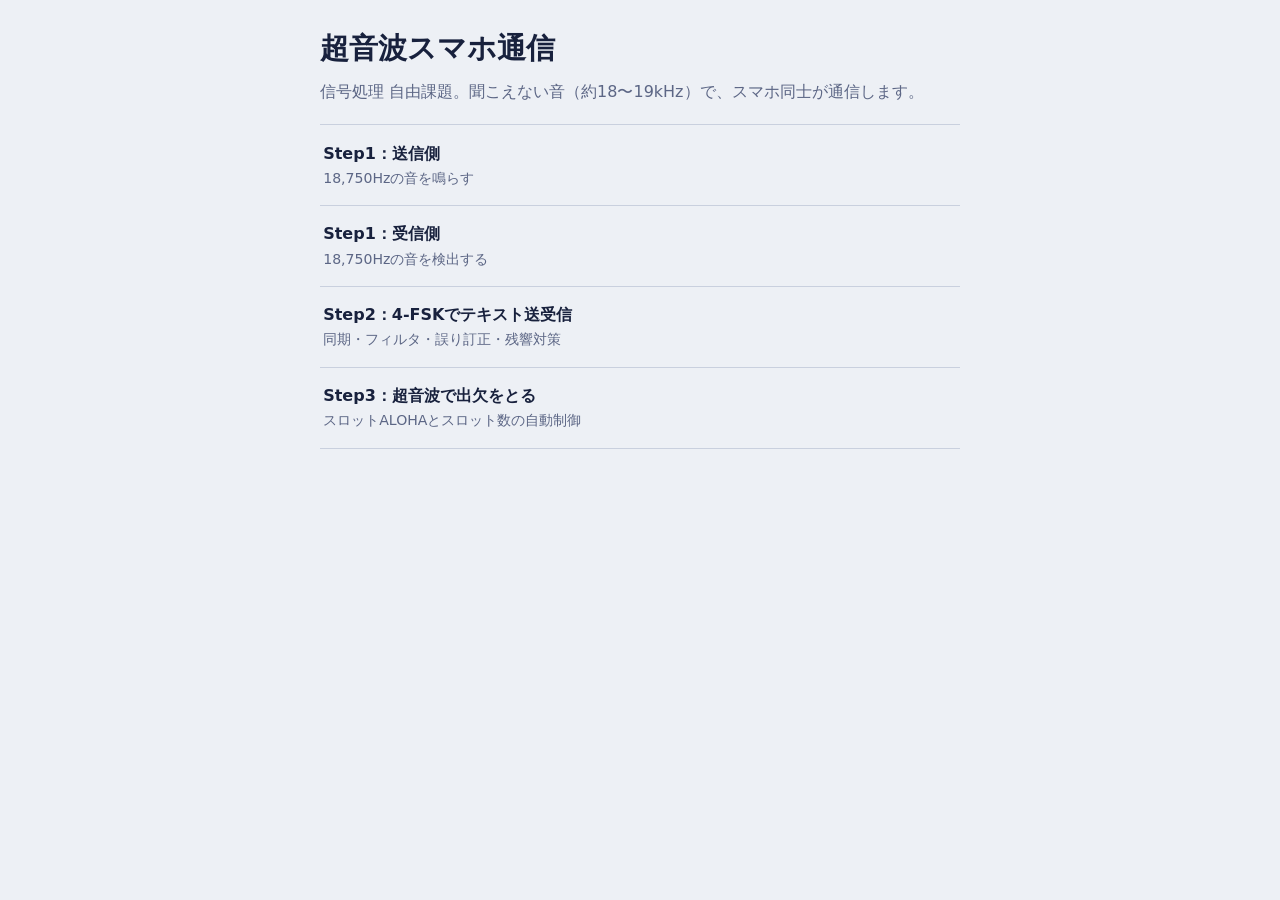
<file: index.html>
<!DOCTYPE html>
<html lang="ja">
<head>
<meta charset="utf-8">
<meta name="viewport" content="width=device-width, initial-scale=1, viewport-fit=cover">
<title>超音波スマホ通信</title>
<style>
  :root { --bg:#edf0f5; --ink:#18213d; --muted:#5c6685; --line:#c9d0de; --accent:#6a4ce0;
    box-sizing:border-box; padding-top:env(safe-area-inset-top,0px); padding-bottom:env(safe-area-inset-bottom,0px); }
  @media (prefers-color-scheme: dark) { :root { --bg:#10152a; --ink:#e4e8f4; --muted:#95a0bf; --line:#2a3352; --accent:#9c86ff; } }
  body { margin:0; background:var(--bg); color:var(--ink); line-height:1.7;
    font-family:"Hiragino Sans","Yu Gothic",system-ui,sans-serif; }
  main { max-width:40rem; margin:0 auto; padding:1.5rem 1.1rem 3rem; }
  h1 { font-size:1.8rem; margin:0 0 .3rem; }
  p { color:var(--muted); margin:0 0 1.2rem; }
  ul { list-style:none; padding:0; margin:0; }
  li { border-top:1px solid var(--line); }
  li:last-child { border-bottom:1px solid var(--line); }
  a { display:block; padding:.9rem .2rem; color:var(--ink); text-decoration:none; font-weight:700; }
  a span { display:block; font-weight:400; font-size:.88rem; color:var(--muted); }
  a:hover, a:focus-visible { color:var(--accent); }
</style>
</head>
<body>
<main>
  <h1>超音波スマホ通信</h1>
  <p>信号処理 自由課題。聞こえない音（約18〜19kHz）で、スマホ同士が通信します。</p>
  <ul>
    <li><a href="sender.html">Step1：送信側<span>18,750Hzの音を鳴らす</span></a></li>
    <li><a href="receiver.html">Step1：受信側<span>18,750Hzの音を検出する</span></a></li>
    <li><a href="step2.html">Step2：4-FSKでテキスト送受信<span>同期・フィルタ・誤り訂正・残響対策</span></a></li>
    <li><a href="step3.html">Step3：超音波で出欠をとる<span>スロットALOHAとスロット数の自動制御</span></a></li>
  </ul>
</main>
</body>
</html>
</file>
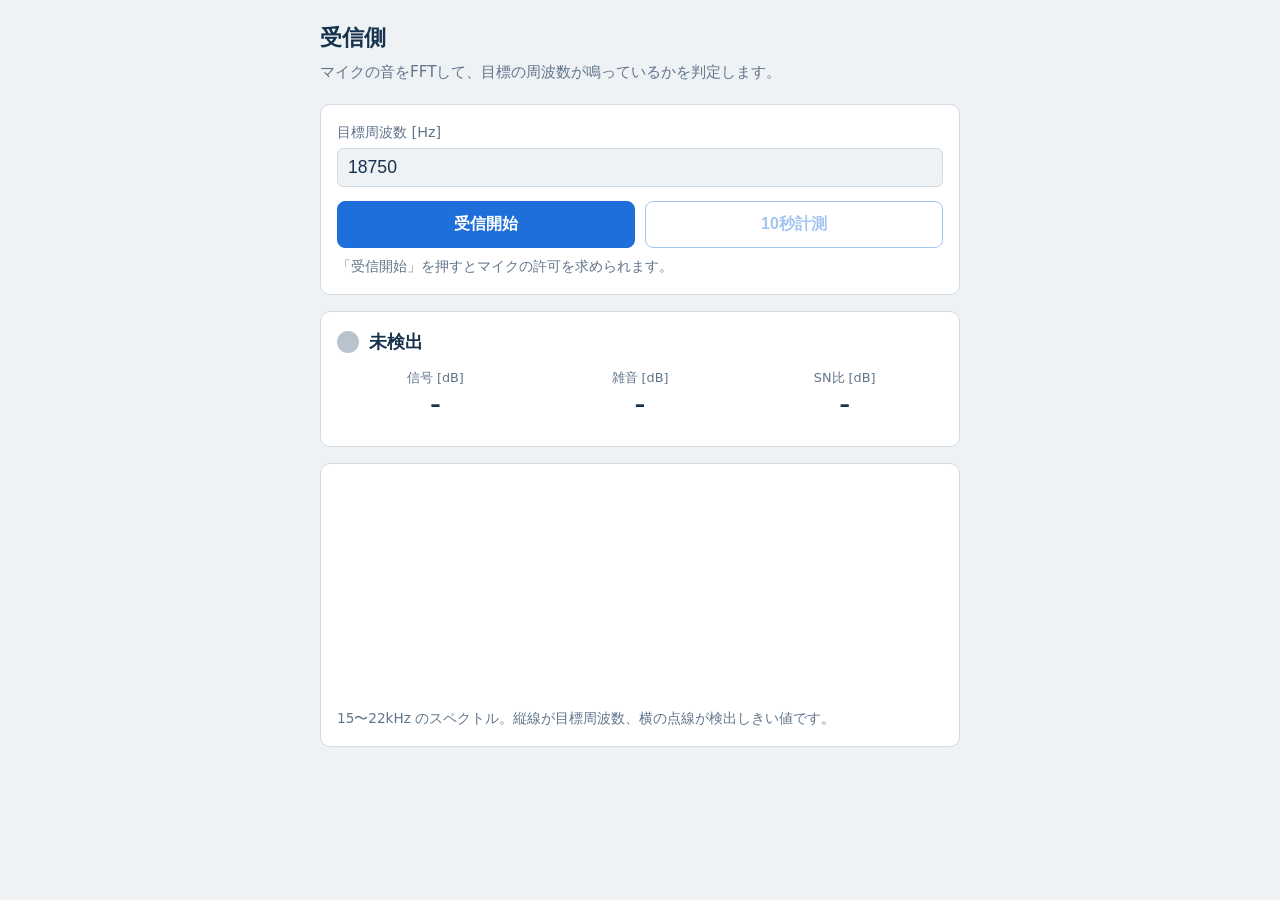
<file: receiver.html>
<!DOCTYPE html>
<html lang="ja">
<head>
  <meta charset="UTF-8">
  <meta name="viewport" content="width=device-width, initial-scale=1">
  <title>受信側｜超音波スマホ通信</title>
  <link rel="stylesheet" href="css/style.css">
</head>
<body>
  <main>
    <h1>受信側</h1>
    <p class="lead">マイクの音をFFTして、目標の周波数が鳴っているかを判定します。</p>

    <section>
      <label for="freq">目標周波数 [Hz]</label>
      <input id="freq" type="number" min="15000" max="22000" step="250">
      <div class="buttons">
        <button id="startBtn">受信開始</button>
        <button id="measureBtn" class="secondary" disabled>10秒計測</button>
      </div>
      <p class="note" id="info">「受信開始」を押すとマイクの許可を求められます。</p>
    </section>

    <section>
      <div class="lamp" id="lamp"><span></span><p class="status" id="lampText">未検出</p></div>
      <dl class="readout">
        <div><dt>信号 [dB]</dt><dd id="sig">–</dd></div>
        <div><dt>雑音 [dB]</dt><dd id="noise">–</dd></div>
        <div><dt>SN比 [dB]</dt><dd id="snr">–</dd></div>
      </dl>
      <p class="note" id="measureResult"></p>
    </section>

    <section>
      <canvas id="spectrum"></canvas>
      <p class="note">15〜22kHz のスペクトル。縦線が目標周波数、横の点線が検出しきい値です。</p>
    </section>
  </main>

  <script src="js/common.js"></script>
  <script>
    const freqInput  = document.getElementById('freq');
    const startBtn   = document.getElementById('startBtn');
    const measureBtn = document.getElementById('measureBtn');
    const infoEl     = document.getElementById('info');
    const lampEl     = document.getElementById('lamp');
    const lampText   = document.getElementById('lampText');
    const sigEl      = document.getElementById('sig');
    const noiseEl    = document.getElementById('noise');
    const snrEl      = document.getElementById('snr');
    const resultEl   = document.getElementById('measureResult');
    const canvas     = document.getElementById('spectrum');
    const g          = canvas.getContext('2d');

    freqInput.value = CONFIG.TONE_FREQ;

    let ctx = null;       // AudioContext
    let analyser = null;  // AnalyserNode（FFTをしてくれる）
    let spec = null;      // 各ビンの強さ [dB] を入れる配列
    let measuring = null; // 10秒計測中の合計値

    async function startReceive() {
      try {
        // 音声通話向けの自動処理は超音波を消してしまうので、すべて切る
        const stream = await navigator.mediaDevices.getUserMedia({
          audio: { echoCancellation: false, noiseSuppression: false, autoGainControl: false }
        });
        ctx = new AudioContext();
        await ctx.resume();

        const source = ctx.createMediaStreamSource(stream);
        analyser = ctx.createAnalyser();
        analyser.fftSize = CONFIG.FFT_SIZE;      // N = 2048
        analyser.smoothingTimeConstant = 0;      // 平滑化なし（生の値を見る）
        source.connect(analyser);                // マイク → FFT

        spec = new Float32Array(analyser.frequencyBinCount); // N/2 個のビン
        const df = ctx.sampleRate / CONFIG.FFT_SIZE;
        infoEl.textContent = `fs = ${ctx.sampleRate} Hz、N = ${CONFIG.FFT_SIZE}、Δf = ${df.toFixed(4)} Hz`;
        startBtn.disabled = true;
        measureBtn.disabled = false;
        requestAnimationFrame(loop);
      } catch (err) {
        infoEl.textContent = `マイクを開けませんでした（${err.name}）。HTTPS か localhost で開いているか、マイクの許可を確認してください。`;
      }
    }

    // 画面更新のたびに呼ばれる：FFT → 信号・雑音・SN比 → 判定 → 描画
    function loop() {
      analyser.getFloatFrequencyData(spec);
      const df = ctx.sampleRate / CONFIG.FFT_SIZE;
      const db = i => (isFinite(spec[i]) ? spec[i] : -160); // 無音だと -Infinity になるため

      // 目標ビン k（fs が 44.1kHz の端末もあるので毎回計算する）
      const k = Math.round(Number(freqInput.value) / df);

      // 信号：k-1〜k+1 の最大値
      let signal = -Infinity;
      for (let i = k - 1; i <= k + 1; i++) signal = Math.max(signal, db(i));

      // 雑音：16〜21kHz のうち k±3 を除いた平均
      const lo = Math.round(CONFIG.NOISE_LOW / df);
      const hi = Math.min(Math.round(CONFIG.NOISE_HIGH / df), spec.length - 1);
      let sum = 0, count = 0;
      for (let i = lo; i <= hi; i++) {
        if (Math.abs(i - k) <= CONFIG.NOISE_EXCLUDE) continue;
        sum += db(i);
        count++;
      }
      const noise = sum / count;
      const snr = signal - noise;
      const detected = snr >= CONFIG.THRESHOLD_DB;

      sigEl.textContent = signal.toFixed(1);
      noiseEl.textContent = noise.toFixed(1);
      snrEl.textContent = snr.toFixed(1);
      lampEl.classList.toggle('on', detected);
      lampText.textContent = detected ? '検出' : '未検出';

      if (measuring) accumulate(signal, noise, snr, detected);
      draw(df, k, noise);
      requestAnimationFrame(loop);
    }

    // 10秒計測：実験の表に書く平均値をとる
    function startMeasure() {
      measuring = { start: performance.now(), n: 0, sig: 0, noise: 0, snr: 0, hit: 0 };
      measureBtn.disabled = true;
      resultEl.textContent = '計測中…';
    }
    function accumulate(signal, noise, snr, detected) {
      const m = measuring;
      m.n++; m.sig += signal; m.noise += noise; m.snr += snr; if (detected) m.hit++;
      if (performance.now() - m.start >= CONFIG.MEASURE_SEC * 1000) {
        resultEl.textContent =
          `${CONFIG.MEASURE_SEC}秒平均：信号 ${(m.sig / m.n).toFixed(1)} dB、` +
          `雑音 ${(m.noise / m.n).toFixed(1)} dB、SN比 ${(m.snr / m.n).toFixed(1)} dB、` +
          `検出率 ${(100 * m.hit / m.n).toFixed(0)}%（${m.n}回）`;
        measuring = null;
        measureBtn.disabled = false;
      }
    }

    // スペクトルの描画（15〜22kHz、-140〜-20dB）
    function draw(df, k, noise) {
      const w = canvas.clientWidth, h = canvas.clientHeight, r = devicePixelRatio || 1;
      if (canvas.width !== w * r) { canvas.width = w * r; canvas.height = h * r; }
      g.setTransform(r, 0, 0, r, 0, 0);
      const css = getComputedStyle(document.documentElement);
      const F0 = 15000, F1 = 22000, D0 = -140, D1 = -20;
      const x = f => (f - F0) / (F1 - F0) * w;
      const y = d => h - (Math.max(D0, Math.min(D1, d)) - D0) / (D1 - D0) * h;

      g.clearRect(0, 0, w, h);
      // 目盛り（1kHzごと）
      g.strokeStyle = css.getPropertyValue('--line');
      g.fillStyle = css.getPropertyValue('--muted');
      g.font = '11px sans-serif';
      g.lineWidth = 1;
      for (let f = F0; f <= F1; f += 1000) {
        g.beginPath(); g.moveTo(x(f), 0); g.lineTo(x(f), h); g.stroke();
        g.fillText(`${f / 1000}k`, x(f) + 2, h - 4);
      }
      // しきい値（雑音 + THRESHOLD_DB）
      g.setLineDash([4, 4]);
      g.strokeStyle = css.getPropertyValue('--muted');
      g.beginPath(); g.moveTo(0, y(noise + CONFIG.THRESHOLD_DB)); g.lineTo(w, y(noise + CONFIG.THRESHOLD_DB)); g.stroke();
      g.setLineDash([]);
      // 目標周波数
      g.strokeStyle = css.getPropertyValue('--ok');
      g.beginPath(); g.moveTo(x(k * df), 0); g.lineTo(x(k * df), h); g.stroke();
      // スペクトル
      g.strokeStyle = css.getPropertyValue('--signal');
      g.lineWidth = 1.5;
      g.beginPath();
      const i0 = Math.floor(F0 / df), i1 = Math.min(Math.ceil(F1 / df), spec.length - 1);
      for (let i = i0; i <= i1; i++) {
        const d = isFinite(spec[i]) ? spec[i] : -160;
        i === i0 ? g.moveTo(x(i * df), y(d)) : g.lineTo(x(i * df), y(d));
      }
      g.stroke();
    }

    startBtn.addEventListener('click', startReceive);
    measureBtn.addEventListener('click', startMeasure);
  </script>
</body>
</html>
</file>
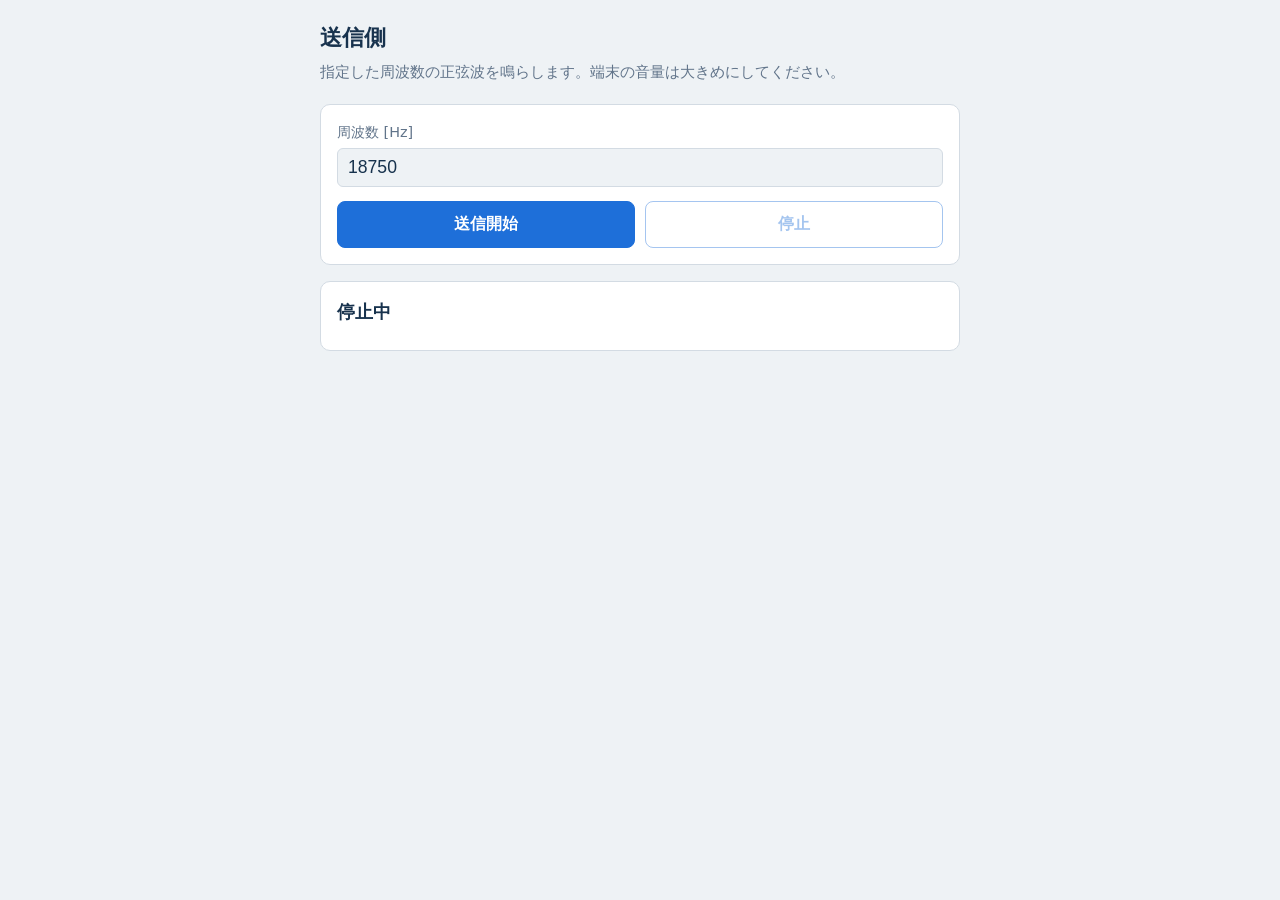
<file: sender.html>
<!DOCTYPE html>
<html lang="ja">
<head>
  <meta charset="UTF-8">
  <meta name="viewport" content="width=device-width, initial-scale=1">
  <title>送信側｜超音波スマホ通信</title>
  <link rel="stylesheet" href="css/style.css">
</head>
<body>
  <main>
    <h1>送信側</h1>
    <p class="lead">指定した周波数の正弦波を鳴らします。端末の音量は大きめにしてください。</p>

    <section>
      <label for="freq">周波数 [Hz]</label>
      <input id="freq" type="number" min="15000" max="22000" step="250">
      <div class="buttons">
        <button id="startBtn">送信開始</button>
        <button id="stopBtn" class="secondary" disabled>停止</button>
      </div>
    </section>

    <section>
      <p class="status" id="status">停止中</p>
      <p class="note" id="info"></p>
    </section>
  </main>

  <script src="js/common.js"></script>
  <script>
    const freqInput = document.getElementById('freq');
    const startBtn  = document.getElementById('startBtn');
    const stopBtn   = document.getElementById('stopBtn');
    const statusEl  = document.getElementById('status');
    const infoEl    = document.getElementById('info');

    freqInput.value = CONFIG.TONE_FREQ;

    let ctx  = null;  // AudioContext（音の処理全体）
    let osc  = null;  // OscillatorNode（正弦波を作る）
    let gain = null;  // GainNode（音量＝振幅を変える）

    async function startTone() {
      if (osc) return;
      // ブラウザはユーザー操作なしで音を出せないので、ボタンを押したときに作る
      if (!ctx) ctx = new AudioContext();
      await ctx.resume();

      const f = Number(freqInput.value);
      osc = ctx.createOscillator();
      osc.type = 'sine';
      osc.frequency.value = f;

      gain = ctx.createGain();
      osc.connect(gain).connect(ctx.destination);  // 発振器 → 音量 → スピーカー

      // 10msかけて 0 → GAIN へ上げる（急に始めると「プチッ」と聞こえる）
      const t = ctx.currentTime;
      gain.gain.setValueAtTime(0, t);
      gain.gain.linearRampToValueAtTime(CONFIG.GAIN, t + CONFIG.FADE_SEC);
      osc.start(t);

      statusEl.textContent = `送信中：${f.toLocaleString()} Hz`;
      infoEl.textContent = `サンプリング周波数 fs = ${ctx.sampleRate} Hz`;
      startBtn.disabled = true;
      stopBtn.disabled = false;
      freqInput.disabled = true;
    }

    function stopTone() {
      if (!osc) return;
      const t = ctx.currentTime;
      // 10msかけて 0 へ下げてから止める
      gain.gain.cancelScheduledValues(t);
      gain.gain.setValueAtTime(gain.gain.value, t);
      gain.gain.linearRampToValueAtTime(0, t + CONFIG.FADE_SEC);
      osc.stop(t + CONFIG.FADE_SEC + 0.01);

      osc = null;
      gain = null;
      statusEl.textContent = '停止中';
      startBtn.disabled = false;
      stopBtn.disabled = true;
      freqInput.disabled = false;
    }

    startBtn.addEventListener('click', startTone);
    stopBtn.addEventListener('click', stopTone);
  </script>
</body>
</html>
</file>
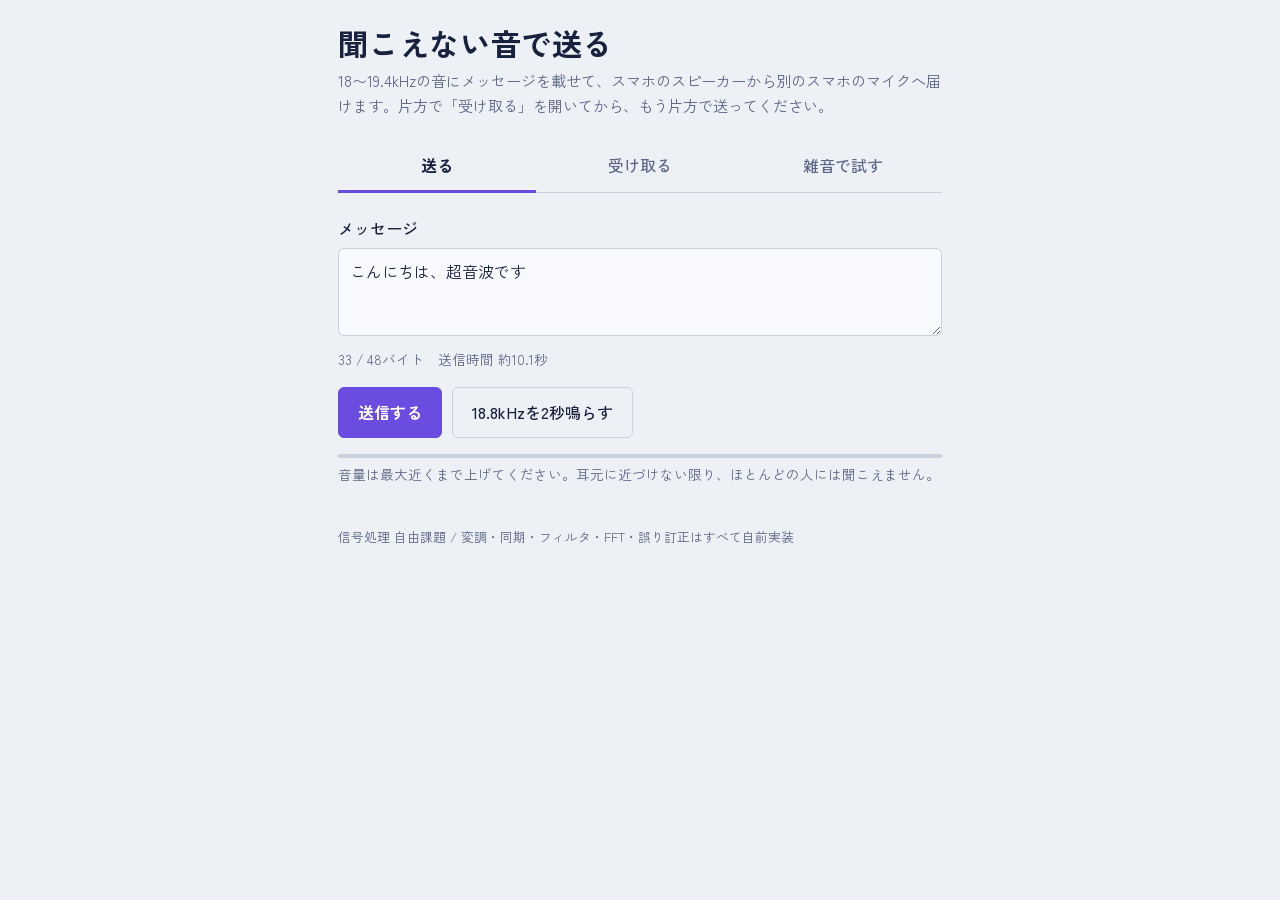
<file: step2.html>
<!DOCTYPE html>
<html lang="ja">
<head>
<meta charset="utf-8">
<meta name="viewport" content="width=device-width, initial-scale=1, viewport-fit=cover">
<title>聞こえない音で送る — 超音波4-FSK通信</title>
<link rel="preconnect" href="https://fonts.googleapis.com">
<link rel="preconnect" href="https://fonts.gstatic.com" crossorigin>
<link href="https://fonts.googleapis.com/css2?family=Zen+Kaku+Gothic+New:wght@400;500;700&display=swap" rel="stylesheet">
<style>
  :root {
    --bg: #edf0f5; --surface: #f8f9fc; --ink: #18213d; --muted: #5c6685;
    --line: #c9d0de; --accent: #6a4ce0; --accent-ink: #ffffff;
    --ok: #1f8a5b; --ng: #c23b4a;
    --spec-lo: #18213d; --spec-mid: #6a4ce0; --spec-hi: #f2eeff;
    box-sizing: border-box;
    padding-top: env(safe-area-inset-top, 0px);
    padding-bottom: env(safe-area-inset-bottom, 0px);
  }
  @media (prefers-color-scheme: dark) {
    :root:not([data-theme="light"]) {
      --bg: #10152a; --surface: #171d36; --ink: #e4e8f4; --muted: #95a0bf;
      --line: #2a3352; --accent: #9c86ff; --accent-ink: #10152a;
      --ok: #4cc28c; --ng: #ff7d8a;
      --spec-lo: #0a0e1e; --spec-mid: #7b62ff; --spec-hi: #f2eeff;
    }
  }
  *, *::before, *::after { box-sizing: inherit; }
  body {
    margin: 0; background: var(--bg); color: var(--ink);
    font-family: "Zen Kaku Gothic New", "Hiragino Sans", "Yu Gothic", system-ui, sans-serif;
    font-size: 16px; line-height: 1.7;
    font-variant-numeric: tabular-nums;
  }
  main { max-width: 40rem; margin: 0 auto; padding: 1.5rem 1.1rem 3rem; }
  h1 { font-size: 1.9rem; line-height: 1.25; margin: 0 0 .35rem; font-weight: 700; letter-spacing: .02em; }
  .lede { margin: 0 0 1.4rem; color: var(--muted); font-size: .95rem; }

  .tabs { display: flex; gap: .3rem; border-bottom: 1px solid var(--line); margin-bottom: 1.4rem; }
  .tabs button {
    flex: 1; background: none; border: none; color: var(--muted); font: inherit; font-weight: 500;
    padding: .65rem .2rem; border-bottom: 3px solid transparent; margin-bottom: -1px; cursor: pointer;
  }
  .tabs button[aria-selected="true"] { color: var(--ink); border-bottom-color: var(--accent); font-weight: 700; }
  section[hidden] { display: none; }

  label { display: block; font-weight: 500; margin-bottom: .35rem; }
  textarea, input[type="text"] {
    width: 100%; font: inherit; color: var(--ink); background: var(--surface);
    border: 1px solid var(--line); border-radius: 6px; padding: .6rem .7rem;
  }
  textarea { min-height: 5.5rem; resize: vertical; }
  .hint { color: var(--muted); font-size: .85rem; margin: .3rem 0 0; }
  .hint.over { color: var(--ng); }

  .actions { display: flex; flex-wrap: wrap; gap: .6rem; margin: 1rem 0; }
  .btn {
    font: inherit; font-weight: 700; border-radius: 6px; padding: .7rem 1.2rem; cursor: pointer;
    background: var(--accent); color: var(--accent-ink); border: 1px solid var(--accent);
  }
  .btn.quiet { background: transparent; color: var(--ink); border-color: var(--line); font-weight: 500; }
  .btn:disabled { opacity: .45; cursor: default; }
  :focus-visible { outline: 3px solid var(--accent); outline-offset: 2px; }

  .progress { height: 4px; background: var(--line); border-radius: 2px; overflow: hidden; }
  .progress > div { height: 100%; width: 0; background: var(--accent); }

  /* 受信画面の主役：スペクトログラム */
  .scope { position: relative; border-radius: 8px; overflow: hidden; background: var(--spec-lo); }
  .scope canvas { display: block; width: 100%; height: 220px; }
  .scope .mark {
    position: absolute; right: 0; left: 0; height: 0;
    border-top: 1px dashed rgba(255,255,255,.28); pointer-events: none;
  }
  .scope .mark span {
    position: absolute; right: .4rem; top: -.75rem; font-size: .7rem; color: rgba(255,255,255,.75);
  }
  .scope-caption { display: flex; justify-content: space-between; color: var(--muted); font-size: .8rem; margin-top: .3rem; }

  .status { margin: 1rem 0 .4rem; font-weight: 500; min-height: 1.7em; }
  .log { list-style: none; padding: 0; margin: 0; }
  .log li { border-top: 1px solid var(--line); padding: .8rem 0; }
  .log .msg { font-size: 1.15rem; font-weight: 700; word-break: break-all; }
  .log .meta { color: var(--muted); font-size: .82rem; }
  .ok { color: var(--ok); } .ng { color: var(--ng); }

  input[type="range"] { width: 100%; accent-color: var(--accent); }
  .table-wrap { overflow-x: auto; }
  table { border-collapse: collapse; width: 100%; font-size: .9rem; margin-top: .6rem; }
  th, td { text-align: left; padding: .4rem .5rem; border-bottom: 1px solid var(--line); }
  th { color: var(--muted); font-weight: 500; }
  .bar { height: .55rem; background: var(--accent); border-radius: 2px; }
  .result { background: var(--surface); border: 1px solid var(--line); border-radius: 6px; padding: .8rem; margin-top: .6rem; }
  footer { color: var(--muted); font-size: .8rem; margin-top: 2.5rem; }
  @media (prefers-reduced-motion: reduce) { * { transition: none !important; } }
</style>
</head>
<body>
<main>
  <h1>聞こえない音で送る</h1>
  <p class="lede">18〜19.4kHzの音にメッセージを載せて、スマホのスピーカーから別のスマホのマイクへ届けます。片方で「受け取る」を開いてから、もう片方で送ってください。</p>

  <nav class="tabs" role="tablist">
    <button role="tab" aria-selected="true" data-tab="send">送る</button>
    <button role="tab" aria-selected="false" data-tab="recv">受け取る</button>
    <button role="tab" aria-selected="false" data-tab="sim">雑音で試す</button>
  </nav>

  <section id="send">
    <label for="sendText">メッセージ</label>
    <textarea id="sendText">こんにちは、超音波です</textarea>
    <p class="hint" id="sendInfo"></p>
    <div class="actions">
      <button class="btn" id="sendBtn">送信する</button>
      <button class="btn quiet" id="toneBtn">18.8kHzを2秒鳴らす</button>
    </div>
    <div class="progress"><div id="sendBar"></div></div>
    <p class="hint">音量は最大近くまで上げてください。耳元に近づけない限り、ほとんどの人には聞こえません。</p>
  </section>

  <section id="recv" hidden>
    <div class="scope" id="scope">
      <canvas id="spec"></canvas>
    </div>
    <div class="scope-caption"><span>右端が最新</span><span>16〜20.5kHz</span></div>
    <div class="actions">
      <button class="btn" id="recvBtn">受信を始める</button>
    </div>
    <p class="status" id="recvStatus">マイクを許可すると、受信を待ちはじめます。</p>
    <ul class="log" id="recvLog"></ul>
  </section>

  <section id="sim" hidden>
    <label for="simText">メッセージ</label>
    <input type="text" id="simText" value="Hello 超音波!">
    <label for="snr" style="margin-top:1rem">SNR（全帯域）: <span id="snrVal">0</span> dB</label>
    <input type="range" id="snr" min="-25" max="20" step="1" value="0">
    <label style="margin-top:.8rem;font-weight:400"><input type="checkbox" id="echo" checked> 教室の残響と、高い音ほど弱くなる特性もまねる</label>
    <div class="actions">
      <button class="btn" id="simBtn">1回試す</button>
      <button class="btn quiet" id="sweepBtn">SNRを変えて各10回</button>
    </div>
    <div id="simOut"></div>
  </section>

  <footer>信号処理 自由課題 / 変調・同期・フィルタ・FFT・誤り訂正はすべて自前実装</footer>
</main>
<script src="js/dsp.js"></script>
<script src="js/app.js"></script>
</body>
</html>
</file>
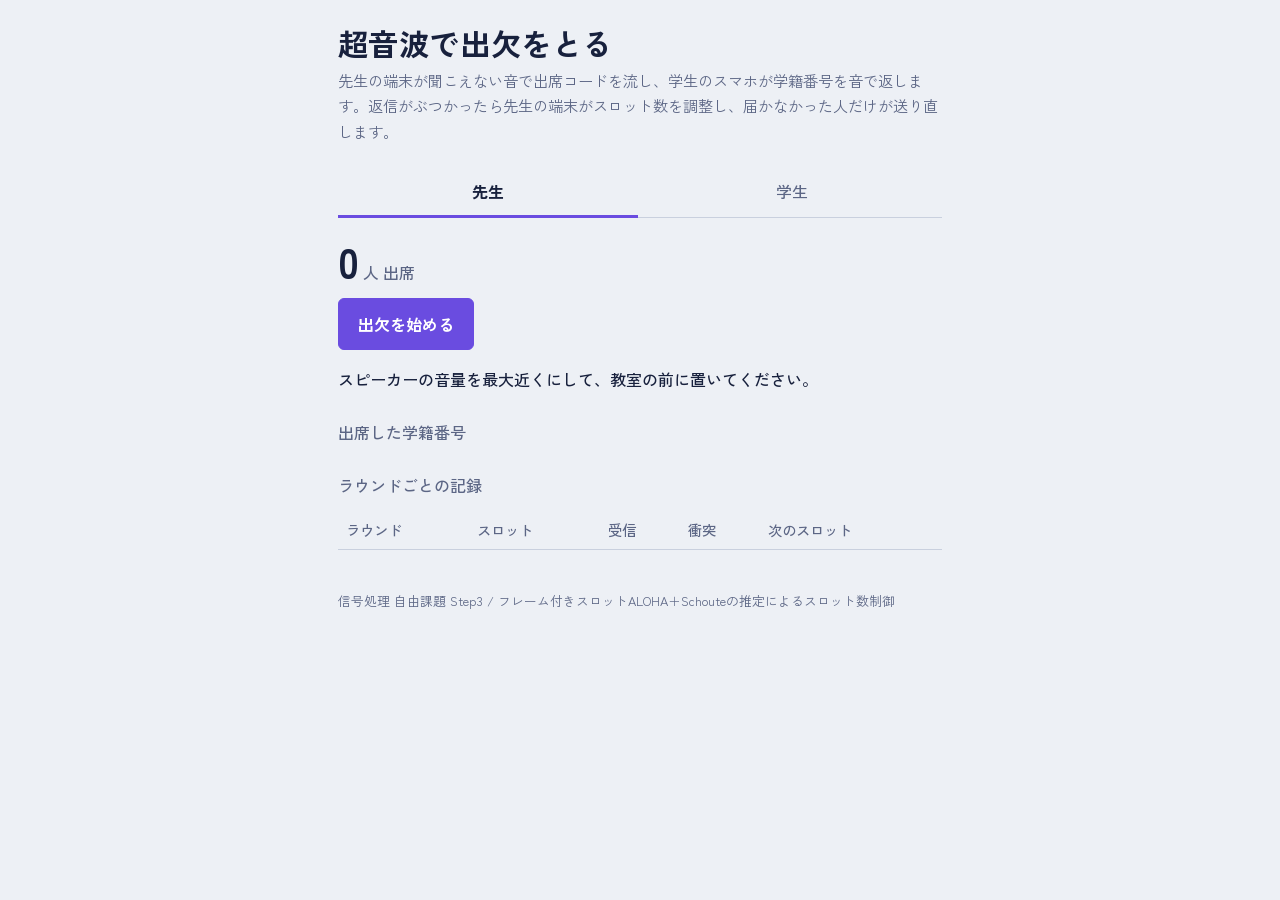
<file: step3.html>
<!DOCTYPE html>
<html lang="ja">
<head>
<meta charset="utf-8">
<meta name="viewport" content="width=device-width, initial-scale=1, viewport-fit=cover">
<title>超音波出欠 — Step3</title>
<link rel="preconnect" href="https://fonts.googleapis.com">
<link rel="preconnect" href="https://fonts.gstatic.com" crossorigin>
<link href="https://fonts.googleapis.com/css2?family=Zen+Kaku+Gothic+New:wght@400;500;700&display=swap" rel="stylesheet">
<style>
  :root {
    --bg: #edf0f5; --surface: #f8f9fc; --ink: #18213d; --muted: #5c6685;
    --line: #c9d0de; --accent: #6a4ce0; --accent-ink: #ffffff;
    --ok: #1f8a5b; --ng: #c23b4a;
    --spec-lo: #18213d; --spec-mid: #6a4ce0; --spec-hi: #f2eeff;
    box-sizing: border-box;
    padding-top: env(safe-area-inset-top, 0px);
    padding-bottom: env(safe-area-inset-bottom, 0px);
  }
  @media (prefers-color-scheme: dark) {
    :root:not([data-theme="light"]) {
      --bg: #10152a; --surface: #171d36; --ink: #e4e8f4; --muted: #95a0bf;
      --line: #2a3352; --accent: #9c86ff; --accent-ink: #10152a;
      --ok: #4cc28c; --ng: #ff7d8a;
      --spec-lo: #0a0e1e; --spec-mid: #7b62ff; --spec-hi: #f2eeff;
    }
  }
  *, *::before, *::after { box-sizing: inherit; }
  body {
    margin: 0; background: var(--bg); color: var(--ink);
    font-family: "Zen Kaku Gothic New", "Hiragino Sans", "Yu Gothic", system-ui, sans-serif;
    font-size: 16px; line-height: 1.7;
    font-variant-numeric: tabular-nums;
  }
  main { max-width: 40rem; margin: 0 auto; padding: 1.5rem 1.1rem 3rem; }
  h1 { font-size: 1.9rem; line-height: 1.25; margin: 0 0 .35rem; font-weight: 700; letter-spacing: .02em; }
  .lede { margin: 0 0 1.4rem; color: var(--muted); font-size: .95rem; }

  .tabs { display: flex; gap: .3rem; border-bottom: 1px solid var(--line); margin-bottom: 1.4rem; }
  .tabs button {
    flex: 1; background: none; border: none; color: var(--muted); font: inherit; font-weight: 500;
    padding: .65rem .2rem; border-bottom: 3px solid transparent; margin-bottom: -1px; cursor: pointer;
  }
  .tabs button[aria-selected="true"] { color: var(--ink); border-bottom-color: var(--accent); font-weight: 700; }
  section[hidden] { display: none; }

  label { display: block; font-weight: 500; margin-bottom: .35rem; }
  textarea, input[type="text"] {
    width: 100%; font: inherit; color: var(--ink); background: var(--surface);
    border: 1px solid var(--line); border-radius: 6px; padding: .6rem .7rem;
  }
  textarea { min-height: 5.5rem; resize: vertical; }
  .hint { color: var(--muted); font-size: .85rem; margin: .3rem 0 0; }
  .hint.over { color: var(--ng); }

  .actions { display: flex; flex-wrap: wrap; gap: .6rem; margin: 1rem 0; }
  .btn {
    font: inherit; font-weight: 700; border-radius: 6px; padding: .7rem 1.2rem; cursor: pointer;
    background: var(--accent); color: var(--accent-ink); border: 1px solid var(--accent);
  }
  .btn.quiet { background: transparent; color: var(--ink); border-color: var(--line); font-weight: 500; }
  .btn:disabled { opacity: .45; cursor: default; }
  :focus-visible { outline: 3px solid var(--accent); outline-offset: 2px; }

  .progress { height: 4px; background: var(--line); border-radius: 2px; overflow: hidden; }
  .progress > div { height: 100%; width: 0; background: var(--accent); }

  /* 受信画面の主役：スペクトログラム */
  .scope { position: relative; border-radius: 8px; overflow: hidden; background: var(--spec-lo); }
  .scope canvas { display: block; width: 100%; height: 220px; }
  .scope .mark {
    position: absolute; right: 0; left: 0; height: 0;
    border-top: 1px dashed rgba(255,255,255,.28); pointer-events: none;
  }
  .scope .mark span {
    position: absolute; right: .4rem; top: -.75rem; font-size: .7rem; color: rgba(255,255,255,.75);
  }
  .scope-caption { display: flex; justify-content: space-between; color: var(--muted); font-size: .8rem; margin-top: .3rem; }

  .status { margin: 1rem 0 .4rem; font-weight: 500; min-height: 1.7em; }
  .log { list-style: none; padding: 0; margin: 0; }
  .log li { border-top: 1px solid var(--line); padding: .8rem 0; }
  .log .msg { font-size: 1.15rem; font-weight: 700; word-break: break-all; }
  .log .meta { color: var(--muted); font-size: .82rem; }
  .ok { color: var(--ok); } .ng { color: var(--ng); }

  input[type="range"] { width: 100%; accent-color: var(--accent); }
  .table-wrap { overflow-x: auto; }
  table { border-collapse: collapse; width: 100%; font-size: .9rem; margin-top: .6rem; }
  th, td { text-align: left; padding: .4rem .5rem; border-bottom: 1px solid var(--line); }
  th { color: var(--muted); font-weight: 500; }
  .bar { height: .55rem; background: var(--accent); border-radius: 2px; }
  .result { background: var(--surface); border: 1px solid var(--line); border-radius: 6px; padding: .8rem; margin-top: .6rem; }
  footer { color: var(--muted); font-size: .8rem; margin-top: 2.5rem; }
  @media (prefers-reduced-motion: reduce) { * { transition: none !important; } }
  .big { font-size: 1.5rem; font-weight: 700; margin: 1rem 0 .6rem; min-height: 2.2em; }
  .count { font-size: 2.6rem; font-weight: 700; line-height: 1; }
  .count small { font-size: 1rem; font-weight: 500; color: var(--muted); margin-left: .3rem; }
  .log li { padding: .5rem 0; }
  .log .msg { font-size: 1.05rem; }
  h2 { font-size: 1rem; margin: 1.6rem 0 .2rem; color: var(--muted); font-weight: 500; }
</style>
</head>
<body>
<main>
  <h1>超音波で出欠をとる</h1>
  <p class="lede">先生の端末が聞こえない音で出席コードを流し、学生のスマホが学籍番号を音で返します。返信がぶつかったら先生の端末がスロット数を調整し、届かなかった人だけが送り直します。</p>

  <nav class="tabs" role="tablist">
    <button role="tab" aria-selected="true" data-tab="teacher">先生</button>
    <button role="tab" aria-selected="false" data-tab="student">学生</button>
  </nav>

  <section id="teacher">
    <div class="count"><span id="tCount">0</span><small>人 出席</small></div>
    <div class="actions">
      <button class="btn" id="tBtn">出欠を始める</button>
    </div>
    <p class="status" id="tStatus">スピーカーの音量を最大近くにして、教室の前に置いてください。</p>
    <h2>出席した学籍番号</h2>
    <ul class="log" id="tRoster"></ul>
    <h2>ラウンドごとの記録</h2>
    <div class="table-wrap">
      <table>
        <thead><tr><th>ラウンド</th><th>スロット</th><th>受信</th><th>衝突</th><th>次のスロット</th></tr></thead>
        <tbody id="tRounds"></tbody>
      </table>
    </div>
  </section>

  <section id="student" hidden>
    <label for="sId">学籍番号（数字のみ）</label>
    <input type="text" id="sId" inputmode="numeric" autocomplete="off" placeholder="例：2600123456">
    <div class="actions">
      <button class="btn" id="sBtn">出席する</button>
    </div>
    <p class="big" id="sStatus"></p>
    <ul class="log" id="sLog"></ul>
    <p class="hint">マナーモードをオフにし、音量を上げておいてください。画面は消さずに待ってください。</p>
  </section>

  <footer>信号処理 自由課題 Step3 / フレーム付きスロットALOHA＋Schouteの推定によるスロット数制御</footer>
</main>
<script src="js/dsp.js"></script>
<script src="js/attend.js"></script>
<script src="js/step3.js"></script>
</body>
</html>
</file>
<file: css/style.css>
:root {
  --bg: #eef2f5; --panel: #ffffff; --ink: #17324d; --muted: #61748a;
  --line: #d3dbe3; --signal: #1e6fd9; --ok: #0e9f6e; --off: #b8c3ce;
}
@media (prefers-color-scheme: dark) {
  :root {
    --bg: #101b27; --panel: #172636; --ink: #e3ebf3; --muted: #8fa3b8;
    --line: #2b3d50; --signal: #5aa2ff; --ok: #34d399; --off: #3a4d61;
  }
}
* { box-sizing: border-box; }
body {
  margin: 0; padding: 20px 16px 40px; background: var(--bg); color: var(--ink);
  font-family: "Hiragino Sans", "Noto Sans JP", "Yu Gothic", system-ui, sans-serif;
  line-height: 1.6;
}
main { max-width: 640px; margin: 0 auto; }
h1 { font-size: 1.4rem; margin: 0 0 4px; }
p.lead { color: var(--muted); margin: 0 0 20px; font-size: 0.95rem; }
section { background: var(--panel); border: 1px solid var(--line); border-radius: 10px; padding: 16px; margin-bottom: 16px; }
label { display: block; font-size: 0.9rem; color: var(--muted); margin-bottom: 4px; }
input[type=number] {
  width: 100%; font-size: 1.1rem; padding: 8px 10px; border-radius: 6px;
  border: 1px solid var(--line); background: var(--bg); color: var(--ink);
}
.buttons { display: flex; gap: 10px; margin-top: 14px; flex-wrap: wrap; }
button {
  flex: 1; min-width: 120px; font-size: 1rem; padding: 12px; border-radius: 8px;
  border: 1px solid var(--signal); background: var(--signal); color: #fff; font-weight: 600;
}
button.secondary { background: transparent; color: var(--signal); }
button:disabled { opacity: 0.4; }
button:focus-visible, input:focus-visible { outline: 3px solid var(--signal); outline-offset: 2px; }
.status { font-size: 1.1rem; font-weight: 600; margin: 0; }
.readout { display: grid; grid-template-columns: repeat(3, 1fr); gap: 8px; margin: 0; }
.readout div { text-align: center; }
.readout dt { font-size: 0.8rem; color: var(--muted); }
.readout dd { margin: 0; font-size: 1.3rem; font-weight: 700; font-variant-numeric: tabular-nums; }
.lamp {
  display: flex; align-items: center; gap: 10px; font-weight: 700; margin-bottom: 12px;
}
.lamp span { width: 22px; height: 22px; border-radius: 50%; background: var(--off); }
.lamp.on span { background: var(--ok); box-shadow: 0 0 12px var(--ok); }
canvas { width: 100%; height: 220px; display: block; }
.note { font-size: 0.85rem; color: var(--muted); margin: 8px 0 0; }
a { color: var(--signal); }
ul.links { padding-left: 1.2em; font-size: 1.1rem; }
</file>
